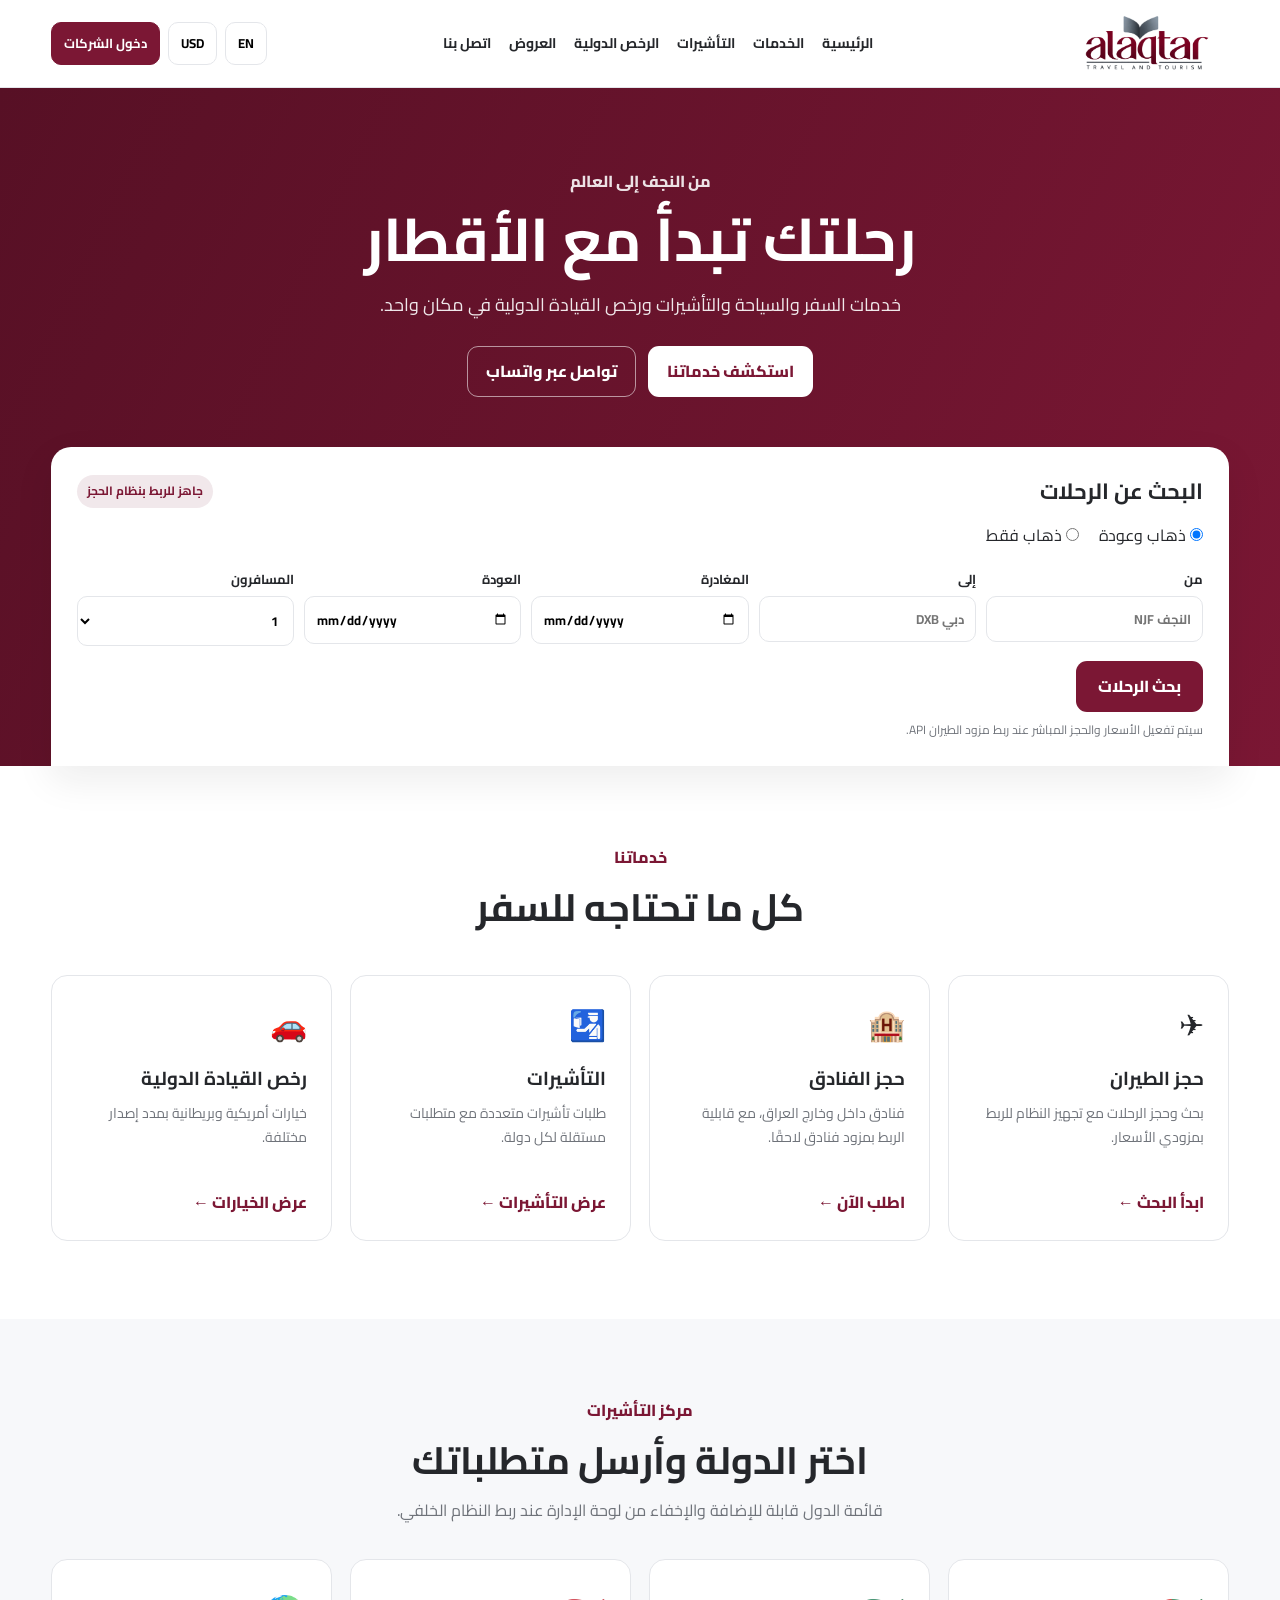
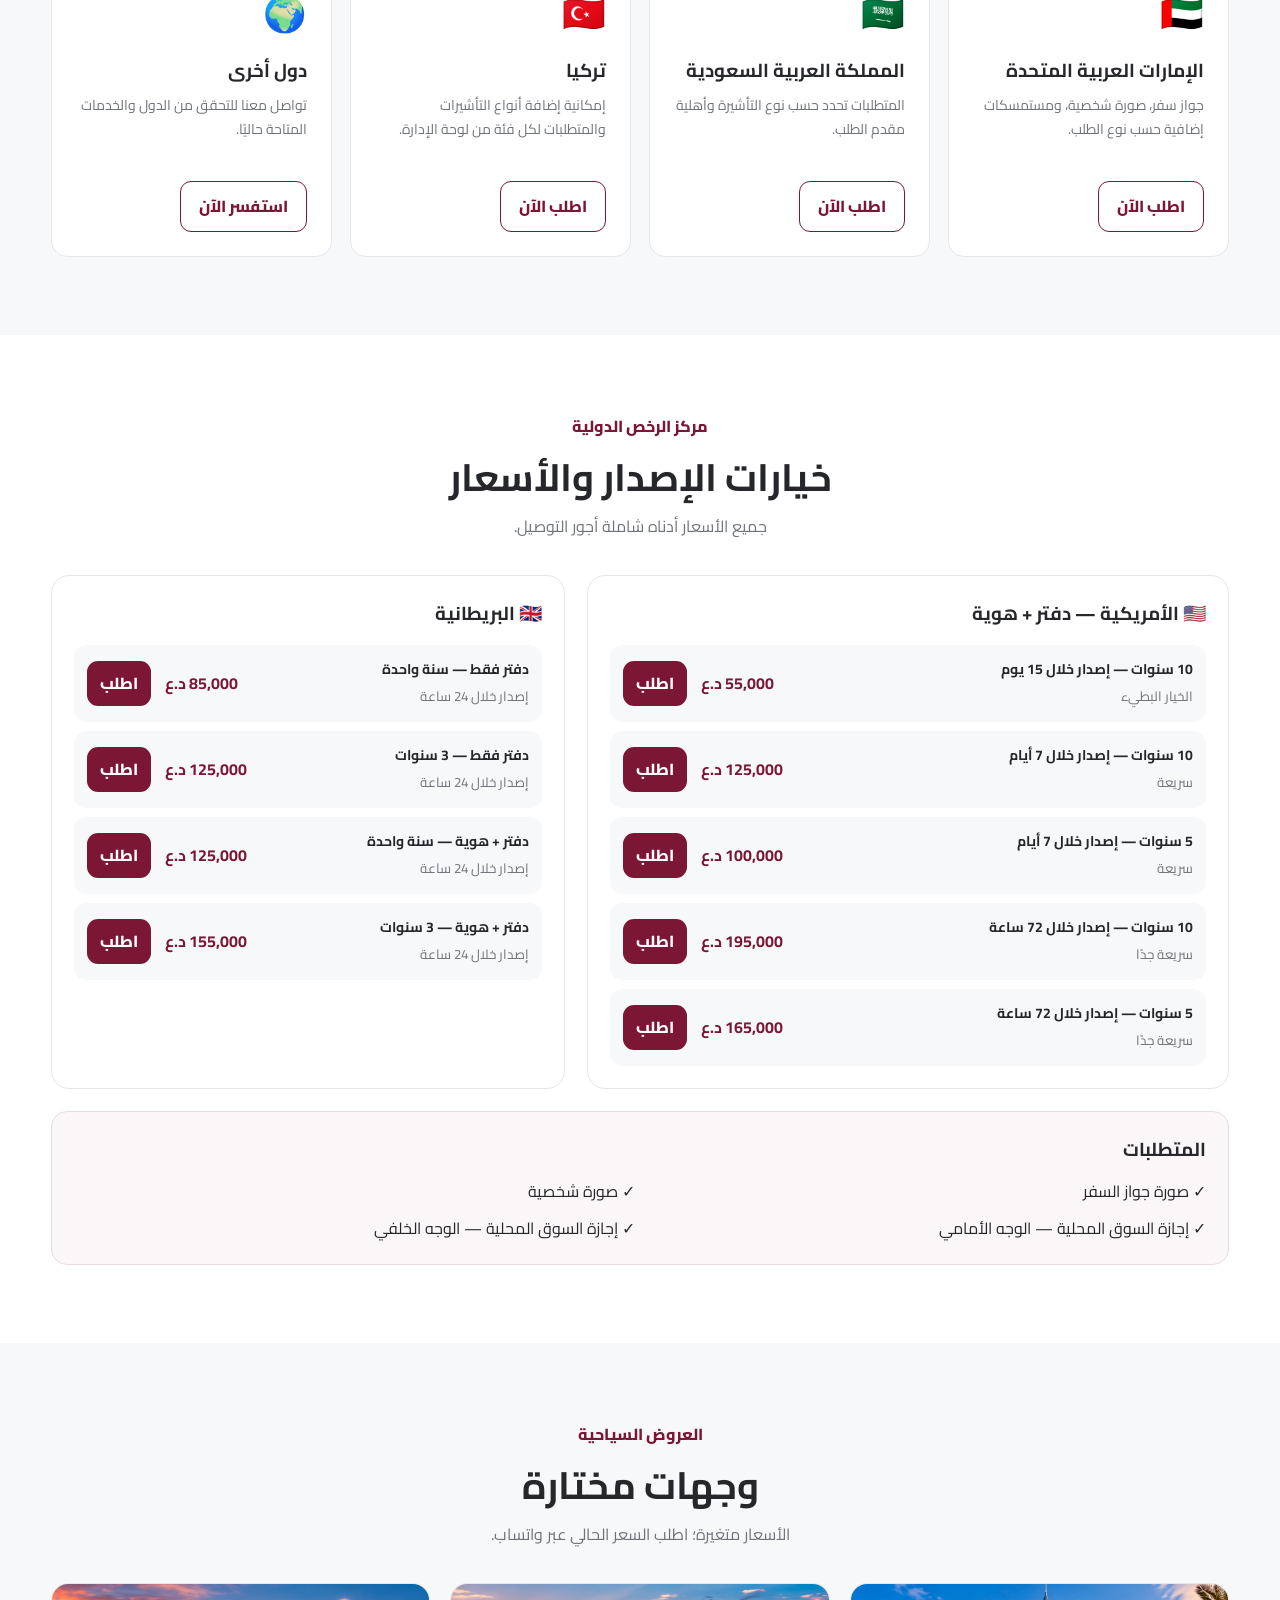
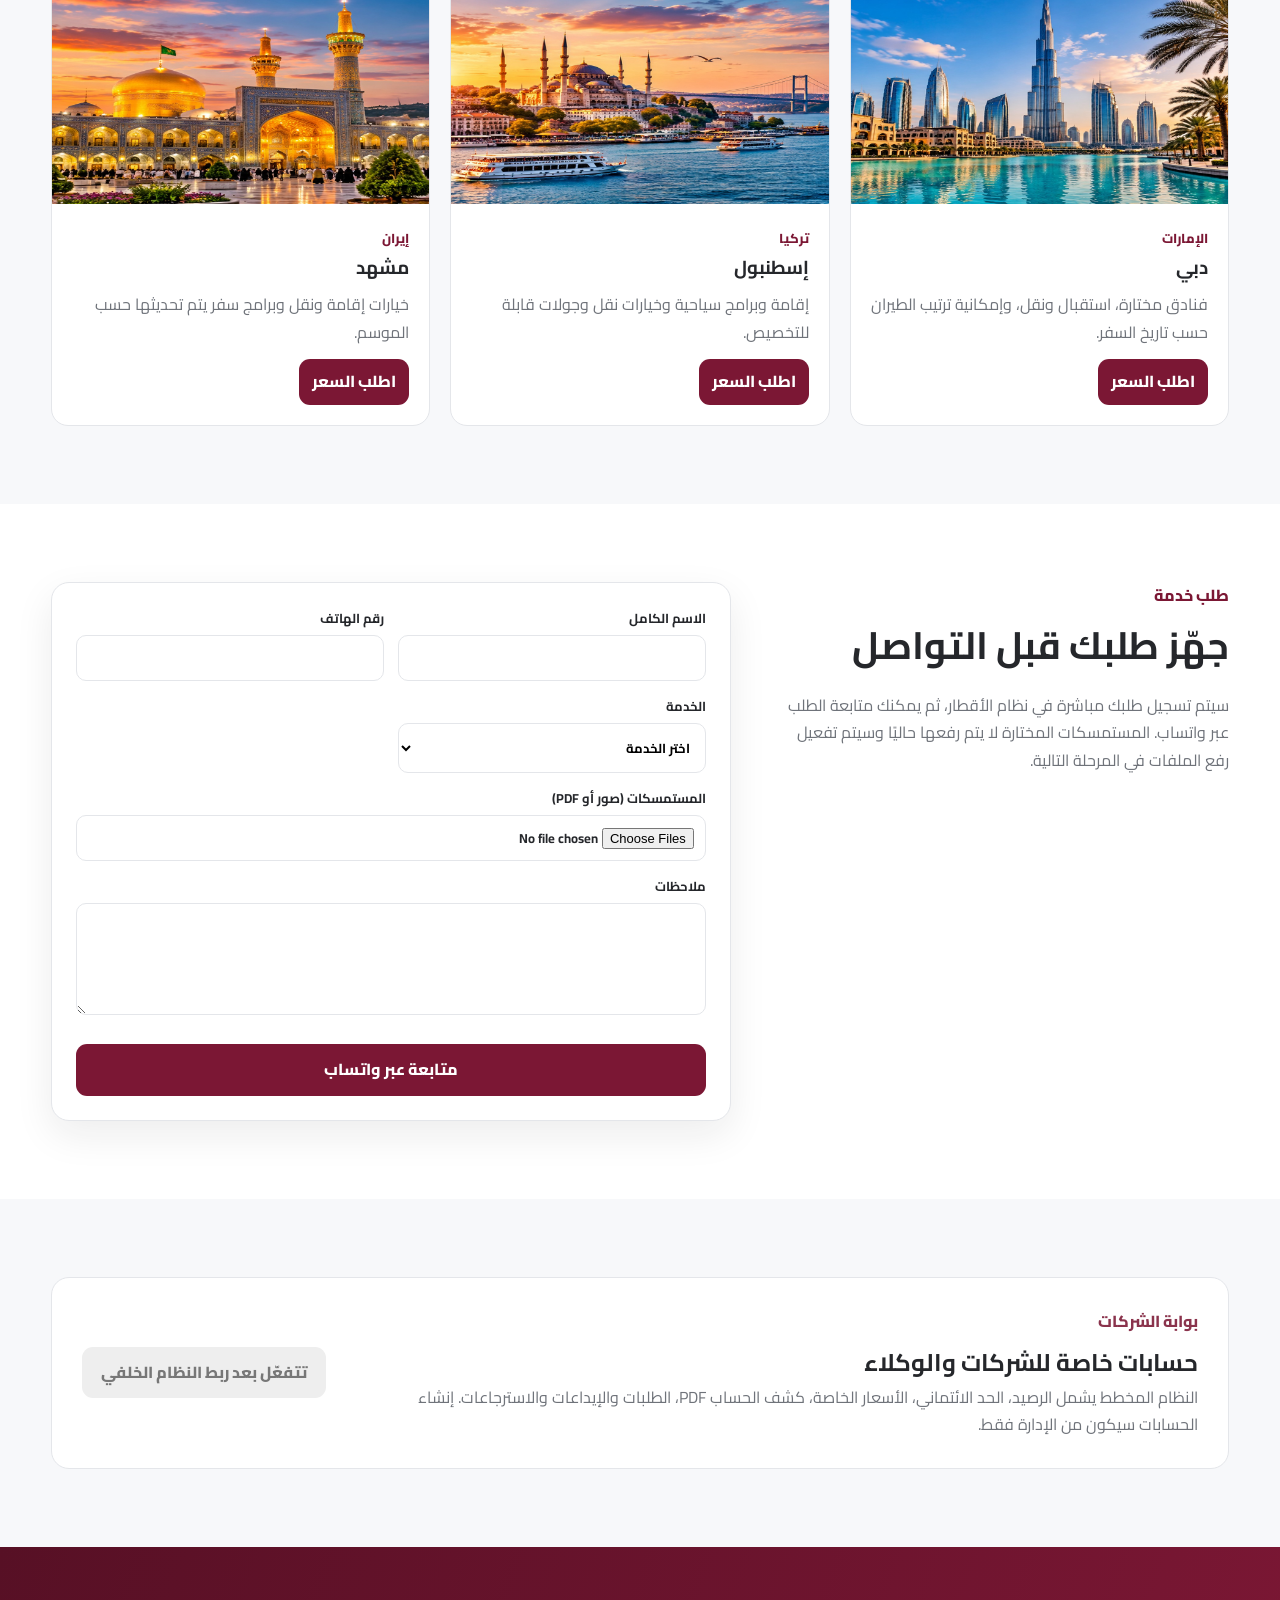
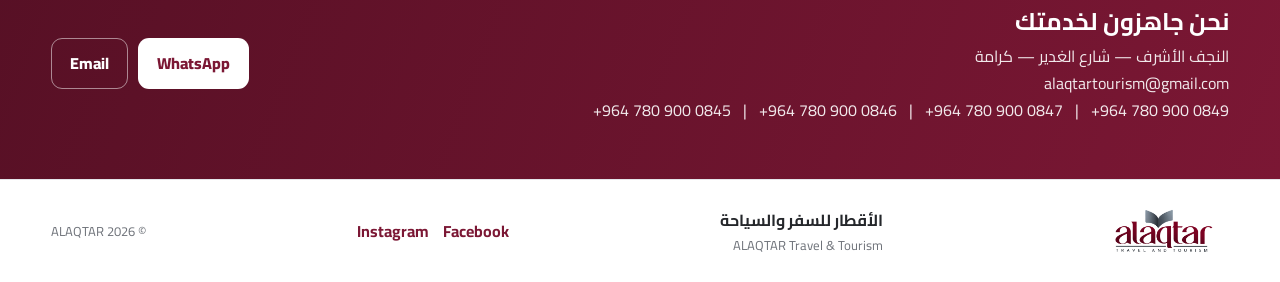
<file: index.html>
<!doctype html>
<html lang="ar" dir="rtl">
<head>
  <meta charset="utf-8">
  <meta name="viewport" content="width=device-width,initial-scale=1">
  <meta name="description" content="الأقطار للسفر والسياحة - حجوزات، تأشيرات، رخص قيادة دولية وعروض سياحية">
  <title>الأقطار للسفر والسياحة | ALAQTAR Travel & Tourism</title>
  <link rel="stylesheet" href="css/style.css">
</head>
<body>
<header class="header">
  <div class="container header-inner">
    <a href="#home" class="brand-logo"><img src="images/logo.png" alt="ALAQTAR Travel & Tourism"></a>
    <button class="menu-toggle" aria-label="القائمة" aria-expanded="false">☰</button>
    <nav class="nav" id="main-nav">
      <a href="#home" data-i18n="navHome">الرئيسية</a><a href="#services" data-i18n="navServices">الخدمات</a><a href="#visas" data-i18n="navVisas">التأشيرات</a><a href="#idp" data-i18n="navIdp">الرخص الدولية</a><a href="#offers" data-i18n="navOffers">العروض</a><a href="#contact" data-i18n="navContact">اتصل بنا</a>
    </nav>
    <div class="header-actions"><button class="mini-btn" id="langBtn">EN</button><button class="mini-btn" id="currencyBtn">USD</button><a href="#companies" class="login-btn" data-i18n="companyLogin">دخول الشركات</a></div>
  </div>
</header>
<main>
<section class="hero" id="home">
 <div class="container hero-content"><span class="eyebrow" data-i18n="heroEyebrow">من النجف إلى العالم</span><h1 data-i18n="heroTitle">رحلتك تبدأ مع الأقطار</h1><p data-i18n="heroText">خدمات السفر والسياحة والتأشيرات ورخص القيادة الدولية في مكان واحد.</p><div class="hero-buttons"><a class="primary-btn light" href="#services" data-i18n="browseServices">استكشف خدماتنا</a><a class="outline-btn" href="https://wa.me/9647809000845" target="_blank" rel="noopener" data-i18n="whatsappUs">تواصل عبر واتساب</a></div></div>
 <div class="container booking-box"><div class="booking-head"><h2 data-i18n="flightSearch">البحث عن الرحلات</h2><span class="status-pill" data-i18n="apiReady">جاهز للربط بنظام الحجز</span></div><div class="trip-types"><label><input type="radio" name="trip" value="round" checked> <span data-i18n="roundTrip">ذهاب وعودة</span></label><label><input type="radio" name="trip" value="oneway"> <span data-i18n="oneWay">ذهاب فقط</span></label></div><div class="search-grid"><label class="field"><span data-i18n="from">من</span><input type="text" placeholder="النجف NJF"></label><label class="field"><span data-i18n="to">إلى</span><input type="text" placeholder="دبي DXB"></label><label class="field"><span data-i18n="depart">المغادرة</span><input type="date"></label><label class="field return-field"><span data-i18n="return">العودة</span><input type="date"></label><label class="field"><span data-i18n="travelers">المسافرون</span><select><option>1</option><option>2</option><option>3</option><option>4</option><option>5+</option></select></label></div><button class="search-btn" id="flightSearchBtn" data-i18n="searchFlights">بحث الرحلات</button><p class="form-note" data-i18n="flightNote">سيتم تفعيل الأسعار والحجز المباشر عند ربط مزود الطيران API.</p></div>
</section>
<section class="section" id="services"><div class="container"><div class="section-title"><span data-i18n="ourServices">خدماتنا</span><h2 data-i18n="everythingTravel">كل ما تحتاجه للسفر</h2></div><div class="services-grid">
<article class="service-card"><div class="icon">✈</div><h3 data-i18n="flights">حجز الطيران</h3><p data-i18n="flightsText">بحث وحجز الرحلات مع تجهيز النظام للربط بمزودي الأسعار.</p><a href="#home" data-i18n="startSearch">ابدأ البحث ←</a></article>
<article class="service-card"><div class="icon">🏨</div><h3 data-i18n="hotels">حجز الفنادق</h3><p data-i18n="hotelsText">فنادق داخل وخارج العراق، مع قابلية الربط بمزود فنادق لاحقًا.</p><a href="#contact" data-i18n="requestNow">اطلب الآن ←</a></article>
<article class="service-card"><div class="icon">🛂</div><h3 data-i18n="visas">التأشيرات</h3><p data-i18n="visasText">طلبات تأشيرات متعددة مع متطلبات مستقلة لكل دولة.</p><a href="#visas" data-i18n="viewVisas">عرض التأشيرات ←</a></article>
<article class="service-card"><div class="icon">🚗</div><h3 data-i18n="idp">رخص القيادة الدولية</h3><p data-i18n="idpText">خيارات أمريكية وبريطانية بمدد إصدار مختلفة.</p><a href="#idp" data-i18n="viewOptions">عرض الخيارات ←</a></article>
</div></div></section>
<section class="section alt" id="visas"><div class="container"><div class="section-title"><span data-i18n="visaCenter">مركز التأشيرات</span><h2 data-i18n="visaTitle">اختر الدولة وأرسل متطلباتك</h2><p data-i18n="visaAdminNote">قائمة الدول قابلة للإضافة والإخفاء من لوحة الإدارة عند ربط النظام الخلفي.</p></div><div class="visa-grid">
<article class="visa-card"><div class="flag">🇦🇪</div><h3>الإمارات العربية المتحدة</h3><p>جواز سفر، صورة شخصية، ومستمسكات إضافية حسب نوع الطلب.</p><button class="secondary-btn visa-order" data-service="تأشيرة الإمارات">اطلب الآن</button></article>
<article class="visa-card"><div class="flag">🇸🇦</div><h3>المملكة العربية السعودية</h3><p>المتطلبات تحدد حسب نوع التأشيرة وأهلية مقدم الطلب.</p><button class="secondary-btn visa-order" data-service="تأشيرة السعودية">اطلب الآن</button></article>
<article class="visa-card"><div class="flag">🇹🇷</div><h3>تركيا</h3><p>إمكانية إضافة أنواع التأشيرات والمتطلبات لكل فئة من لوحة الإدارة.</p><button class="secondary-btn visa-order" data-service="تأشيرة تركيا">اطلب الآن</button></article>
<article class="visa-card"><div class="flag">🌍</div><h3 data-i18n="otherCountries">دول أخرى</h3><p data-i18n="otherCountriesText">تواصل معنا للتحقق من الدول والخدمات المتاحة حاليًا.</p><button class="secondary-btn visa-order" data-service="استفسار عن تأشيرة دولة أخرى" data-i18n="inquire">استفسر الآن</button></article>
</div></div></section>
<section class="section" id="idp"><div class="container"><div class="section-title"><span data-i18n="idpCenter">مركز الرخص الدولية</span><h2 data-i18n="idpPlans">خيارات الإصدار والأسعار</h2><p data-i18n="deliveryIncluded">جميع الأسعار أدناه شاملة أجور التوصيل.</p></div><div class="idp-groups">
<div class="idp-group"><h3>🇺🇸 الأمريكية — دفتر + هوية</h3><div class="price-list">
<div class="price-row"><div><b>10 سنوات — إصدار خلال 15 يوم</b><small>الخيار البطيء</small></div><strong data-iqd="55000">55,000 د.ع</strong><button class="order-btn" data-service="الرخصة الأمريكية 10 سنوات - 15 يوم - 55000">اطلب</button></div>
<div class="price-row"><div><b>10 سنوات — إصدار خلال 7 أيام</b><small>سريعة</small></div><strong data-iqd="125000">125,000 د.ع</strong><button class="order-btn" data-service="الرخصة الأمريكية 10 سنوات - 7 أيام - 125000">اطلب</button></div>
<div class="price-row"><div><b>5 سنوات — إصدار خلال 7 أيام</b><small>سريعة</small></div><strong data-iqd="100000">100,000 د.ع</strong><button class="order-btn" data-service="الرخصة الأمريكية 5 سنوات - 7 أيام - 100000">اطلب</button></div>
<div class="price-row"><div><b>10 سنوات — إصدار خلال 72 ساعة</b><small>سريعة جدًا</small></div><strong data-iqd="195000">195,000 د.ع</strong><button class="order-btn" data-service="الرخصة الأمريكية 10 سنوات - 72 ساعة - 195000">اطلب</button></div>
<div class="price-row"><div><b>5 سنوات — إصدار خلال 72 ساعة</b><small>سريعة جدًا</small></div><strong data-iqd="165000">165,000 د.ع</strong><button class="order-btn" data-service="الرخصة الأمريكية 5 سنوات - 72 ساعة - 165000">اطلب</button></div>
</div></div>
<div class="idp-group"><h3>🇬🇧 البريطانية</h3><div class="price-list">
<div class="price-row"><div><b>دفتر فقط — سنة واحدة</b><small>إصدار خلال 24 ساعة</small></div><strong data-iqd="85000">85,000 د.ع</strong><button class="order-btn" data-service="الرخصة البريطانية دفتر فقط سنة - 85000">اطلب</button></div>
<div class="price-row"><div><b>دفتر فقط — 3 سنوات</b><small>إصدار خلال 24 ساعة</small></div><strong data-iqd="125000">125,000 د.ع</strong><button class="order-btn" data-service="الرخصة البريطانية دفتر فقط 3 سنوات - 125000">اطلب</button></div>
<div class="price-row"><div><b>دفتر + هوية — سنة واحدة</b><small>إصدار خلال 24 ساعة</small></div><strong data-iqd="125000">125,000 د.ع</strong><button class="order-btn" data-service="الرخصة البريطانية دفتر وهوية سنة - 125000">اطلب</button></div>
<div class="price-row"><div><b>دفتر + هوية — 3 سنوات</b><small>إصدار خلال 24 ساعة</small></div><strong data-iqd="155000">155,000 د.ع</strong><button class="order-btn" data-service="الرخصة البريطانية دفتر وهوية 3 سنوات - 155000">اطلب</button></div>
</div></div></div>
<div class="requirements"><h3 data-i18n="requirements">المتطلبات</h3><div class="req-grid"><span>✓ صورة جواز السفر</span><span>✓ صورة شخصية</span><span>✓ إجازة السوق المحلية — الوجه الأمامي</span><span>✓ إجازة السوق المحلية — الوجه الخلفي</span></div></div>
</div></section>
<section class="section alt" id="offers"><div class="container"><div class="section-title"><span data-i18n="tourOffers">العروض السياحية</span><h2 data-i18n="destinations">وجهات مختارة</h2><p data-i18n="offersNoPrice">الأسعار متغيرة؛ اطلب السعر الحالي عبر واتساب.</p></div><div class="offers-grid">
<article class="offer-card"><div class="offer-image"><img src="images/dubai.jpg" alt="دبي"></div><div class="offer-content"><span>الإمارات</span><h3>دبي</h3><p>فنادق مختارة، استقبال ونقل، وإمكانية ترتيب الطيران حسب تاريخ السفر.</p><button class="order-btn" data-service="عرض دبي السياحي">اطلب السعر</button></div></article>
<article class="offer-card"><div class="offer-image"><img src="images/istanbul.jpg" alt="إسطنبول"></div><div class="offer-content"><span>تركيا</span><h3>إسطنبول</h3><p>إقامة وبرامج سياحية وخيارات نقل وجولات قابلة للتخصيص.</p><button class="order-btn" data-service="عرض إسطنبول السياحي">اطلب السعر</button></div></article>
<article class="offer-card"><div class="offer-image"><img src="images/mashhad.jpg" alt="مشهد"></div><div class="offer-content"><span>إيران</span><h3>مشهد</h3><p>خيارات إقامة ونقل وبرامج سفر يتم تحديثها حسب الموسم.</p><button class="order-btn" data-service="عرض مشهد السياحي">اطلب السعر</button></div></article>
</div></div></section>
<section class="section" id="request"><div class="container request-layout"><div><div class="section-title align-start"><span data-i18n="serviceRequest">طلب خدمة</span><h2 data-i18n="sendRequest">جهّز طلبك قبل التواصل</h2></div><p data-i18n="uploadNotice">سيتم تسجيل طلبك مباشرة في نظام الأقطار، ثم يمكنك متابعة الطلب عبر واتساب. المستمسكات المختارة لا يتم رفعها حاليًا وسيتم تفعيل رفع الملفات في المرحلة التالية.</p></div><form class="request-form" id="requestForm"><label><span data-i18n="fullName">الاسم الكامل</span><input id="customerName" required></label><label><span data-i18n="phone">رقم الهاتف</span><input id="customerPhone" type="tel" required></label><label><span data-i18n="service">الخدمة</span><select id="serviceSelect" required><option value="">اختر الخدمة</option><option>تأشيرة</option><option>رخصة قيادة دولية</option><option>حجز طيران</option><option>حجز فندق</option><option>عرض سياحي</option><option>خدمة أخرى</option></select></label><label class="full"><span data-i18n="documents">المستمسكات (صور أو PDF)</span><input id="documents" type="file" multiple accept="image/*,.pdf"></label><label class="full"><span data-i18n="notes">ملاحظات</span><textarea id="notes" rows="4"></textarea></label><button class="search-btn full" type="submit" data-i18n="continueWhatsapp">متابعة عبر واتساب</button></form></div></section>
<section class="section alt" id="companies"><div class="container company-box"><div><span class="eyebrow dark" data-i18n="companiesPortal">بوابة الشركات</span><h2 data-i18n="companyTitle">حسابات خاصة للشركات والوكلاء</h2><p data-i18n="companyText">النظام المخطط يشمل الرصيد، الحد الائتماني، الأسعار الخاصة، كشف الحساب PDF، الطلبات والإيداعات والاسترجاعات. إنشاء الحسابات سيكون من الإدارة فقط.</p></div><button class="disabled-btn" disabled data-i18n="comingBackend">تتفعّل بعد ربط النظام الخلفي</button></div></section>
<section class="cta" id="contact"><div class="container cta-inner"><div><h2 data-i18n="contactTitle">نحن جاهزون لخدمتك</h2><p>النجف الأشرف — شارع الغدير — كرامة</p><p>alaqtartourism@gmail.com</p><p dir="ltr">+964 780 900 0845 &nbsp; | &nbsp; +964 780 900 0846 &nbsp; | &nbsp; +964 780 900 0847 &nbsp; | &nbsp; +964 780 900 0849</p></div><div class="contact-buttons"><a class="cta-btn" href="https://wa.me/9647809000845" target="_blank" rel="noopener">WhatsApp</a><a class="cta-btn ghost" href="mailto:alaqtartourism@gmail.com">Email</a></div></div></section>
</main>
<footer class="footer"><div class="container footer-inner"><img src="images/logo.png" alt="ALAQTAR"><div><b>الأقطار للسفر والسياحة</b><p>ALAQTAR Travel & Tourism</p></div><div class="social"><a href="https://www.facebook.com/share/1DkrTSNg9z/" target="_blank" rel="noopener">Facebook</a><a href="https://www.instagram.com/alaqtar.iq?stkn=bmhtYXExZnB1d2pr" target="_blank" rel="noopener">Instagram</a></div><p>© <span id="year"></span> ALAQTAR</p></div></footer>
<div class="toast" id="toast"></div>
<script src="js/main.js"></script>
</body></html>
</file>
<file: css/style.css>
@import url('https://fonts.googleapis.com/css2?family=Cairo:wght@400;500;600;700;800&display=swap');
:root{--primary:#7b1734;--primary-dark:#571025;--dark:#25272b;--gray:#6f737a;--light:#f7f8fa;--border:#e4e6ea;--white:#fff;--shadow:0 14px 38px rgba(25,25,25,.08)}
*{box-sizing:border-box;margin:0;padding:0}html{scroll-behavior:smooth}body{font-family:"Cairo",Arial,sans-serif;color:var(--dark);background:#fff;line-height:1.7}a{text-decoration:none;color:inherit}button,input,select,textarea{font:inherit}button{cursor:pointer}.container{width:min(1200px,92%);margin:auto}.header{height:88px;background:rgba(255,255,255,.97);border-bottom:1px solid var(--border);position:sticky;top:0;z-index:1000;display:flex;align-items:center}.header-inner{display:flex;align-items:center;gap:24px}.brand-logo{width:180px;height:66px;display:flex;align-items:center;flex-shrink:0;overflow:hidden}.brand-logo img{width:170px!important;height:62px!important;object-fit:contain;display:block}.nav{display:flex;align-items:center;justify-content:center;gap:18px;flex:1}.nav a{font-size:14px;font-weight:700}.nav a:hover{color:var(--primary)}.header-actions{display:flex;gap:8px;align-items:center}.mini-btn,.login-btn{border:1px solid var(--border);background:#fff;border-radius:10px;padding:9px 12px;font-weight:700;font-size:13px}.login-btn{background:var(--primary);color:#fff;border-color:var(--primary);white-space:nowrap}.menu-toggle{display:none;border:0;background:none;font-size:24px}.hero{background:linear-gradient(115deg,var(--primary-dark),var(--primary));padding:80px 0 0;color:#fff}.hero-content{text-align:center;max-width:850px}.eyebrow{display:inline-block;font-weight:800;opacity:.88;margin-bottom:8px}.eyebrow.dark{color:var(--primary)}.hero h1{font-size:clamp(34px,5vw,60px);line-height:1.2;margin-bottom:15px}.hero-content p{font-size:18px;opacity:.9}.hero-buttons{display:flex;justify-content:center;gap:12px;margin-top:25px}.primary-btn,.outline-btn,.secondary-btn,.order-btn,.cta-btn,.disabled-btn{display:inline-flex;align-items:center;justify-content:center;border-radius:11px;padding:11px 18px;font-weight:800;border:1px solid transparent}.primary-btn.light{background:#fff;color:var(--primary)}.outline-btn{border-color:rgba(255,255,255,.55);color:#fff}.booking-box{background:#fff;color:var(--dark);border-radius:20px 20px 0 0;margin-top:50px;padding:26px;box-shadow:var(--shadow)}.booking-head{display:flex;justify-content:space-between;align-items:center;gap:15px;margin-bottom:12px}.booking-head h2{font-size:22px}.status-pill{font-size:12px;background:#f1e8eb;color:var(--primary);padding:6px 10px;border-radius:20px;font-weight:700}.trip-types{display:flex;gap:20px;margin-bottom:18px}.search-grid{display:grid;grid-template-columns:repeat(5,1fr);gap:10px}.field,.request-form label{display:flex;flex-direction:column;gap:6px;font-size:13px;font-weight:700}.field input,.field select,.request-form input,.request-form select,.request-form textarea{border:1px solid var(--border);border-radius:10px;padding:11px;background:#fff;outline:none}.field input:focus,.field select:focus,.request-form input:focus,.request-form select:focus,.request-form textarea:focus{border-color:var(--primary)}.search-btn{border:0;background:var(--primary);color:#fff;border-radius:11px;padding:12px 22px;font-weight:800;margin-top:15px}.form-note{font-size:12px;color:var(--gray);margin-top:8px}.section{padding:78px 0}.section.alt{background:var(--light)}.section-title{text-align:center;max-width:760px;margin:0 auto 35px}.section-title span{color:var(--primary);font-weight:800}.section-title h2{font-size:clamp(27px,4vw,38px);margin:4px 0}.section-title p{color:var(--gray)}.align-start{text-align:start;margin:0 0 15px}.services-grid{display:grid;grid-template-columns:repeat(4,1fr);gap:18px}.service-card,.visa-card{border:1px solid var(--border);border-radius:16px;padding:24px;background:#fff;transition:.2s}.service-card:hover,.visa-card:hover{transform:translateY(-4px);box-shadow:var(--shadow)}.service-card .icon{font-size:30px}.service-card h3,.visa-card h3{margin:12px 0 7px}.service-card p,.visa-card p{color:var(--gray);font-size:14px;min-height:72px}.service-card a{display:inline-block;color:var(--primary);font-weight:800;margin-top:15px}.visa-grid{display:grid;grid-template-columns:repeat(4,1fr);gap:18px}.flag{font-size:35px}.secondary-btn{background:#fff;border-color:var(--primary);color:var(--primary);margin-top:15px}.idp-groups{display:grid;grid-template-columns:1.25fr 1fr;gap:22px}.idp-group{border:1px solid var(--border);border-radius:18px;padding:22px}.idp-group h3{margin-bottom:15px}.price-list{display:grid;gap:9px}.price-row{display:grid;grid-template-columns:1fr auto auto;align-items:center;gap:14px;padding:13px;background:var(--light);border-radius:12px}.price-row b{display:block;font-size:14px}.price-row small{color:var(--gray)}.price-row strong{color:var(--primary);white-space:nowrap}.order-btn{background:var(--primary);color:#fff;padding:8px 12px}.requirements{margin-top:22px;background:#fbf7f8;border:1px solid #eadde1;border-radius:16px;padding:22px}.req-grid{display:grid;grid-template-columns:repeat(2,1fr);gap:10px;margin-top:12px}.offers-grid{display:grid;grid-template-columns:repeat(3,1fr);gap:20px}.offer-card{background:#fff;border:1px solid var(--border);border-radius:17px;overflow:hidden}.offer-image{height:220px;background:#eee}.offer-image img{width:100%;height:100%;object-fit:cover;display:block}.offer-content{padding:20px}.offer-content>span{color:var(--primary);font-weight:800;font-size:13px}.offer-content p{color:var(--gray);min-height:60px;margin:8px 0}.request-layout{display:grid;grid-template-columns:.8fr 1.2fr;gap:45px;align-items:start}.request-layout>div>p{color:var(--gray)}.request-form{display:grid;grid-template-columns:1fr 1fr;gap:14px;background:#fff;border:1px solid var(--border);border-radius:18px;padding:24px;box-shadow:var(--shadow)}.request-form .full{grid-column:1/-1}.company-box{background:#fff;border:1px solid var(--border);border-radius:18px;padding:30px;display:flex;justify-content:space-between;align-items:center;gap:25px}.company-box p{color:var(--gray);max-width:780px}.disabled-btn{background:#eee;color:#777;cursor:not-allowed}.cta{padding:55px 0;background:linear-gradient(110deg,var(--primary-dark),var(--primary));color:#fff}.cta-inner{display:flex;justify-content:space-between;align-items:center;gap:30px}.cta-inner p{opacity:.9}.contact-buttons{display:flex;gap:10px}.cta-btn{background:#fff;color:var(--primary)}.cta-btn.ghost{background:transparent;color:#fff;border-color:rgba(255,255,255,.5)}.footer{background:#fff;border-top:1px solid var(--border);padding:25px 0}.footer-inner{display:flex;align-items:center;gap:22px;justify-content:space-between}.footer img{width:135px!important;height:52px!important;object-fit:contain;display:block}.footer p{font-size:13px;color:var(--gray)}.social{display:flex;gap:14px}.social a{font-weight:700;color:var(--primary)}.toast{position:fixed;left:20px;bottom:20px;background:#222;color:#fff;padding:12px 18px;border-radius:10px;opacity:0;pointer-events:none;transform:translateY(10px);transition:.2s;z-index:2000}.toast.show{opacity:1;transform:none}html[dir="ltr"] .align-start{text-align:left}
@media(max-width:1050px){.nav{gap:10px}.nav a{font-size:12px}.services-grid,.visa-grid{grid-template-columns:repeat(2,1fr)}.search-grid{grid-template-columns:repeat(3,1fr)}.idp-groups{grid-template-columns:1fr}}
@media(max-width:760px){.header{height:auto;min-height:78px}.header-inner{flex-wrap:wrap;padding:8px 0}.brand-logo{width:145px}.brand-logo img{width:140px!important}.menu-toggle{display:block;margin-inline-start:auto}.nav{display:none;order:3;width:100%;flex-direction:column;align-items:stretch;padding:12px 0}.nav.open{display:flex}.nav a{font-size:14px;padding:7px}.header-actions{margin-inline-start:auto}.login-btn{font-size:11px;padding:8px}.hero{padding-top:55px}.hero-buttons{flex-direction:column;align-items:center}.booking-head{align-items:flex-start;flex-direction:column}.search-grid,.services-grid,.visa-grid,.offers-grid,.req-grid,.request-form{grid-template-columns:1fr}.request-layout{grid-template-columns:1fr;gap:20px}.price-row{grid-template-columns:1fr auto}.price-row .order-btn{grid-column:1/-1}.request-form .full{grid-column:auto}.company-box,.cta-inner,.footer-inner{flex-direction:column;align-items:flex-start}.offer-image{height:200px}.social{flex-wrap:wrap}}
</file>
